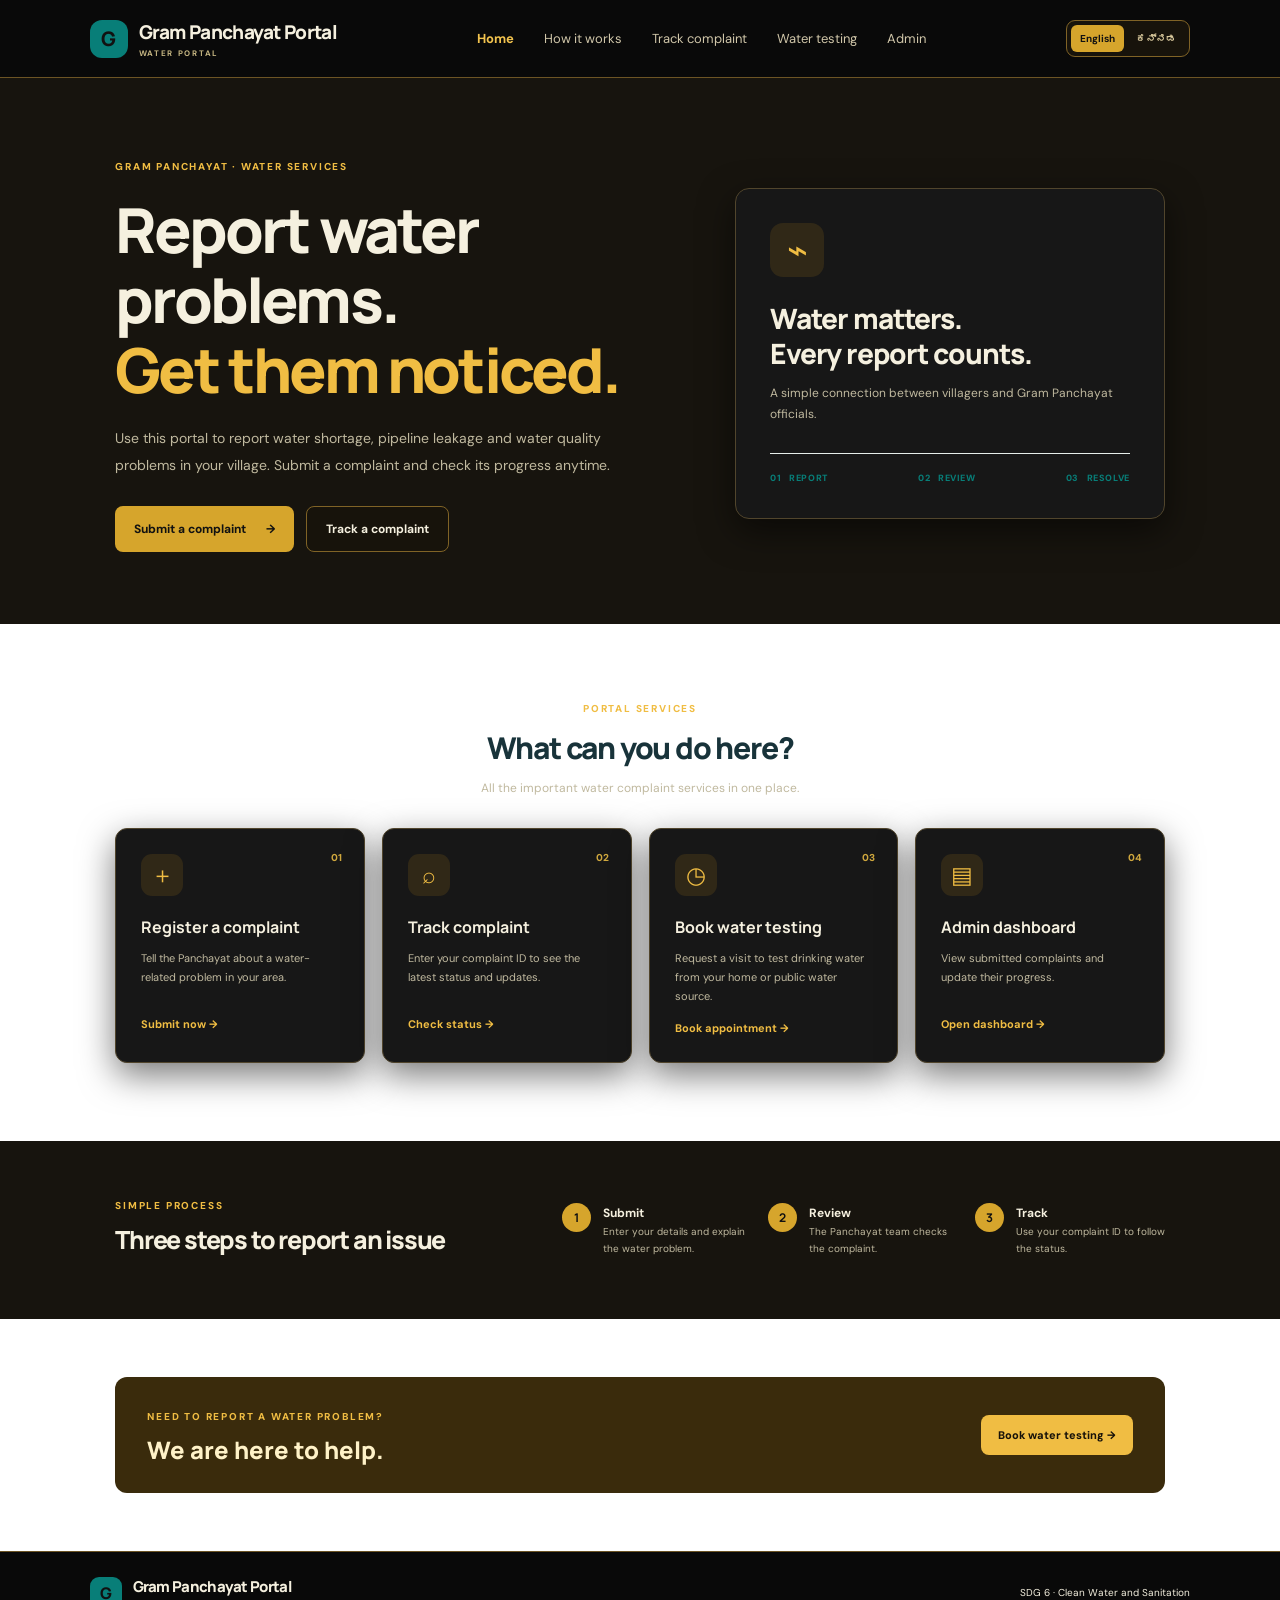
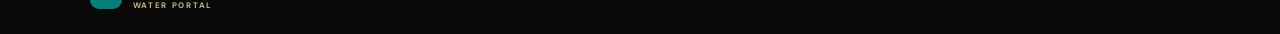
<file: docs/index.html>
<!DOCTYPE html>
<html lang="en">
<head>
  <meta charset="UTF-8"><meta name="viewport" content="width=device-width, initial-scale=1.0">
  <title>Gram Panchayat Portal | Water Portal</title>
  <link rel="stylesheet" href="style.css">
</head>
<body class="home-simple">
<header class="topbar">
  <a class="brand" href="index.html"><span class="brand-mark">G</span><span>Gram Panchayat Portal<small>WATER PORTAL</small></span></a>
  <nav><a class="active" href="index.html">Home</a><a href="#how">How it works</a><a href="track.html">Track complaint</a><a href="appointment.html">Water testing</a><a href="admin.html">Admin</a></nav>
  <div class="language-switch" aria-label="Choose language"><button type="button" data-lang="en" class="selected">English</button><button type="button" data-lang="kn">ಕನ್ನಡ</button></div>
</header>
<main>
  <section class="simple-hero">
    <div class="simple-hero-copy">
      <span class="simple-kicker">GRAM PANCHAYAT · WATER SERVICES</span>
      <h1>Report water problems.<br><span>Get them noticed.</span></h1>
      <p>Use this portal to report water shortage, pipeline leakage and water quality problems in your village. Submit a complaint and check its progress anytime.</p>
      <div class="simple-actions"><a class="simple-primary" href="complaint.html">Submit a complaint <span>→</span></a><a class="simple-secondary" href="track.html">Track a complaint</a></div>
    </div>
    <div class="simple-hero-panel">
      <div class="simple-drop">⌁</div>
      <h2>Water matters.<br>Every report counts.</h2>
      <p>A simple connection between villagers and Gram Panchayat officials.</p>
      <div class="panel-line"></div>
      <div class="panel-foot"><span>01 &nbsp; REPORT</span><span>02 &nbsp; REVIEW</span><span>03 &nbsp; RESOLVE</span></div>
    </div>
  </section>

  <section class="simple-features">
    <div class="simple-section-title"><span>PORTAL SERVICES</span><h2>What can you do here?</h2><p>All the important water complaint services in one place.</p></div>
    <div class="simple-feature-grid">
      <a class="simple-feature" href="complaint.html"><span class="feature-number">01</span><span class="feature-icon">＋</span><h3>Register a complaint</h3><p>Tell the Panchayat about a water-related problem in your area.</p><b>Submit now →</b></a>
      <a class="simple-feature" href="track.html"><span class="feature-number">02</span><span class="feature-icon">⌕</span><h3>Track complaint</h3><p>Enter your complaint ID to see the latest status and updates.</p><b>Check status →</b></a>
      <a class="simple-feature" href="appointment.html"><span class="feature-number">03</span><span class="feature-icon">◷</span><h3>Book water testing</h3><p>Request a visit to test drinking water from your home or public water source.</p><b>Book appointment →</b></a>
      <a class="simple-feature" href="admin.html"><span class="feature-number">04</span><span class="feature-icon">▤</span><h3>Admin dashboard</h3><p>View submitted complaints and update their progress.</p><b>Open dashboard →</b></a>
    </div>
  </section>

  <section class="simple-how" id="how">
    <div><span class="simple-kicker">SIMPLE PROCESS</span><h2>Three steps to report an issue</h2></div>
    <div class="simple-how-steps"><div><strong>1</strong><p><b>Submit</b><br>Enter your details and explain the water problem.</p></div><div><strong>2</strong><p><b>Review</b><br>The Panchayat team checks the complaint.</p></div><div><strong>3</strong><p><b>Track</b><br>Use your complaint ID to follow the status.</p></div></div>
  </section>
  <section class="simple-bottom"><div><span>NEED TO REPORT A WATER PROBLEM?</span><h2>We are here to help.</h2></div><a href="appointment.html">Book water testing →</a></section>
</main>
<footer class="simple-footer"><a class="brand footer-brand" href="index.html"><span class="brand-mark">G</span><span>Gram Panchayat Portal<small>WATER PORTAL</small></span></a><span>SDG 6 · Clean Water and Sanitation</span></footer>
<script src="app.js"></script>
</body></html>
</file>
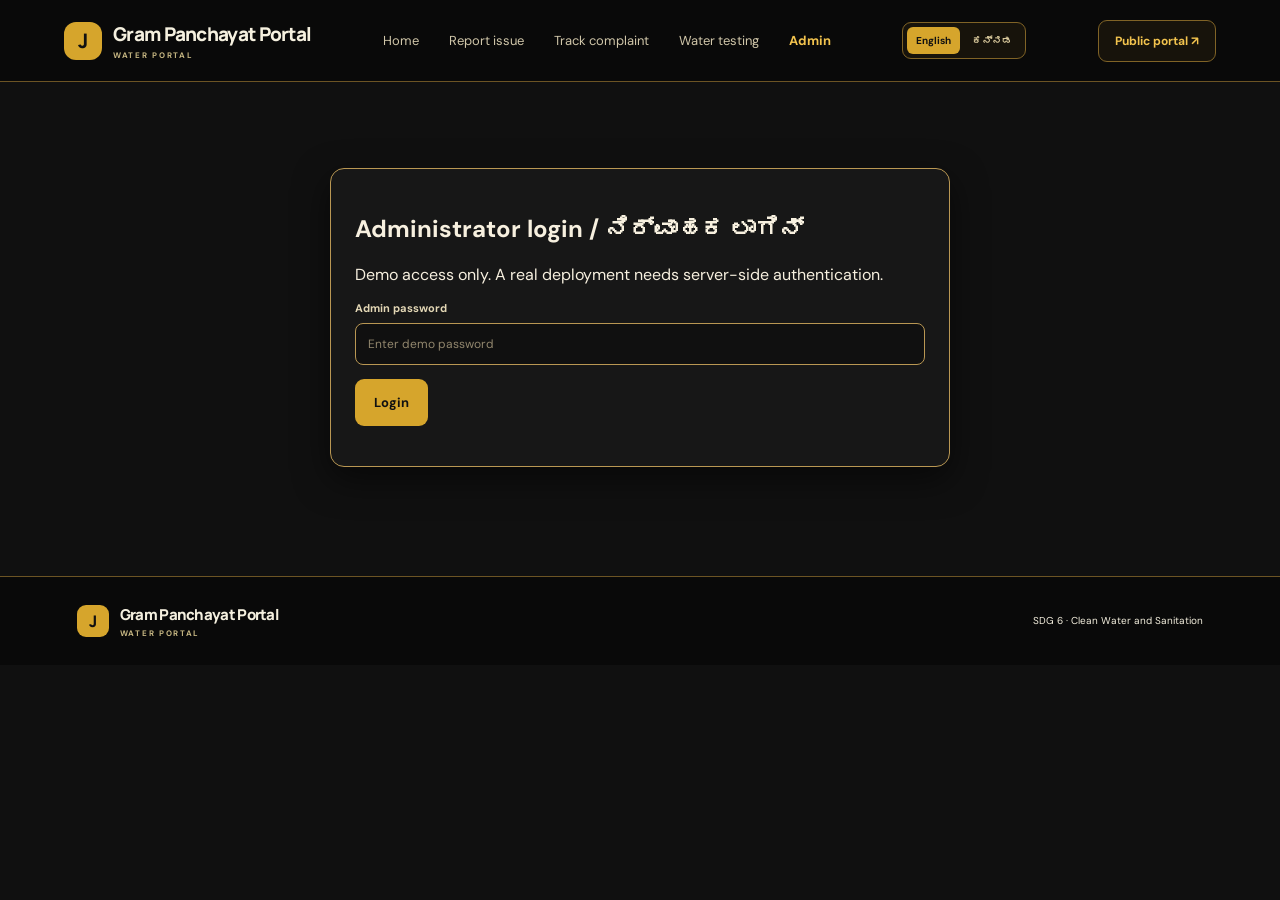
<file: docs/admin.html>
<!DOCTYPE html><html lang="en"><head><meta charset="UTF-8"><meta name="viewport" content="width=device-width, initial-scale=1.0"><title>Admin Dashboard | JalaSeva</title><link rel="stylesheet" href="style.css"></head><body>
<header class="topbar"><a class="brand" href="index.html"><span class="brand-mark">J</span><span>Gram Panchayat Portal<small>WATER PORTAL</small></span></a><nav><a href="index.html">Home</a><a href="complaint.html">Report issue</a><a href="track.html">Track complaint</a><a href="appointment.html">Water testing</a><a class="active" href="admin.html">Admin</a></nav><div class="language-switch" aria-label="Choose language"><button type="button" data-lang="en" class="selected">English</button><button type="button" data-lang="kn">ಕನ್ನಡ</button></div><a class="nav-cta" href="index.html">Public portal ↗</a></header>
<main class="admin-page"><section id="adminLogin" class="panel login-panel"><h2>Administrator login / ನಿರ್ವಾಹಕ ಲಾಗಿನ್</h2><p>Demo access only. A real deployment needs server-side authentication.</p><label>Admin password<input id="adminPassword" type="password" placeholder="Enter demo password"></label><button class="btn primary" id="adminLoginBtn" type="button">Login</button><p id="loginMessage" aria-live="polite"></p></section><div id="adminContent" hidden><div class="admin-heading"><div><span class="eyebrow">GRAM PANCHAYAT · MANAGEMENT</span><h1>Complaint dashboard</h1><p>Review reports and update their progress.</p></div><span class="demo-label">DEMO DASHBOARD</span></div>
<div class="dashboard-stats"><div><span>Total complaints</span><strong id="totalCount">0</strong></div><div><span>Pending</span><strong id="pendingCount">0</strong></div><div><span>In progress</span><strong id="progressCount">0</strong></div><div><span>Resolved</span><strong id="resolvedCount">0</strong></div></div>
<p class="help-note" data-translate="expiry-note">Resolved complaints are automatically deleted after 5 days from the resolution date. This applies to the admin dashboard and complaint tracking.</p>
<div class="table-panel"><div class="table-heading"><h2>Recent complaints</h2><button class="text-button" id="refreshBtn">↻ Refresh</button></div><div class="table-scroll"><table><thead><tr><th>Complaint ID</th><th>Resident</th><th>Issue</th><th>Location</th><th>Photo</th><th>Date</th><th>Status</th><th>Update status</th></tr></thead><tbody id="complaintRows"></tbody></table></div><p id="emptyState" class="empty-state">No complaints have been submitted yet.</p></div>
<div class="table-panel appointment-admin-panel"><div class="table-heading"><h2>Water testing appointments</h2><button class="text-button" id="refreshAppointmentsBtn" type="button">↻ Refresh</button></div><div class="table-scroll"><table><thead><tr><th>Appointment ID</th><th>Resident</th><th>Phone</th><th>Village / Address</th><th>Source / Test</th><th>Date &amp; Slot</th><th>Status</th><th>Update status</th></tr></thead><tbody id="appointmentRows"></tbody></table></div><p id="appointmentEmptyState" class="empty-state">No water testing appointments have been requested yet.</p></div></div></main><footer><a class="brand footer-brand" href="index.html"><span class="brand-mark">J</span><span>Gram Panchayat Portal<small>WATER PORTAL</small></span></a><span>SDG 6 · Clean Water and Sanitation</span></footer><script src="app.js"></script></body></html>
</file>
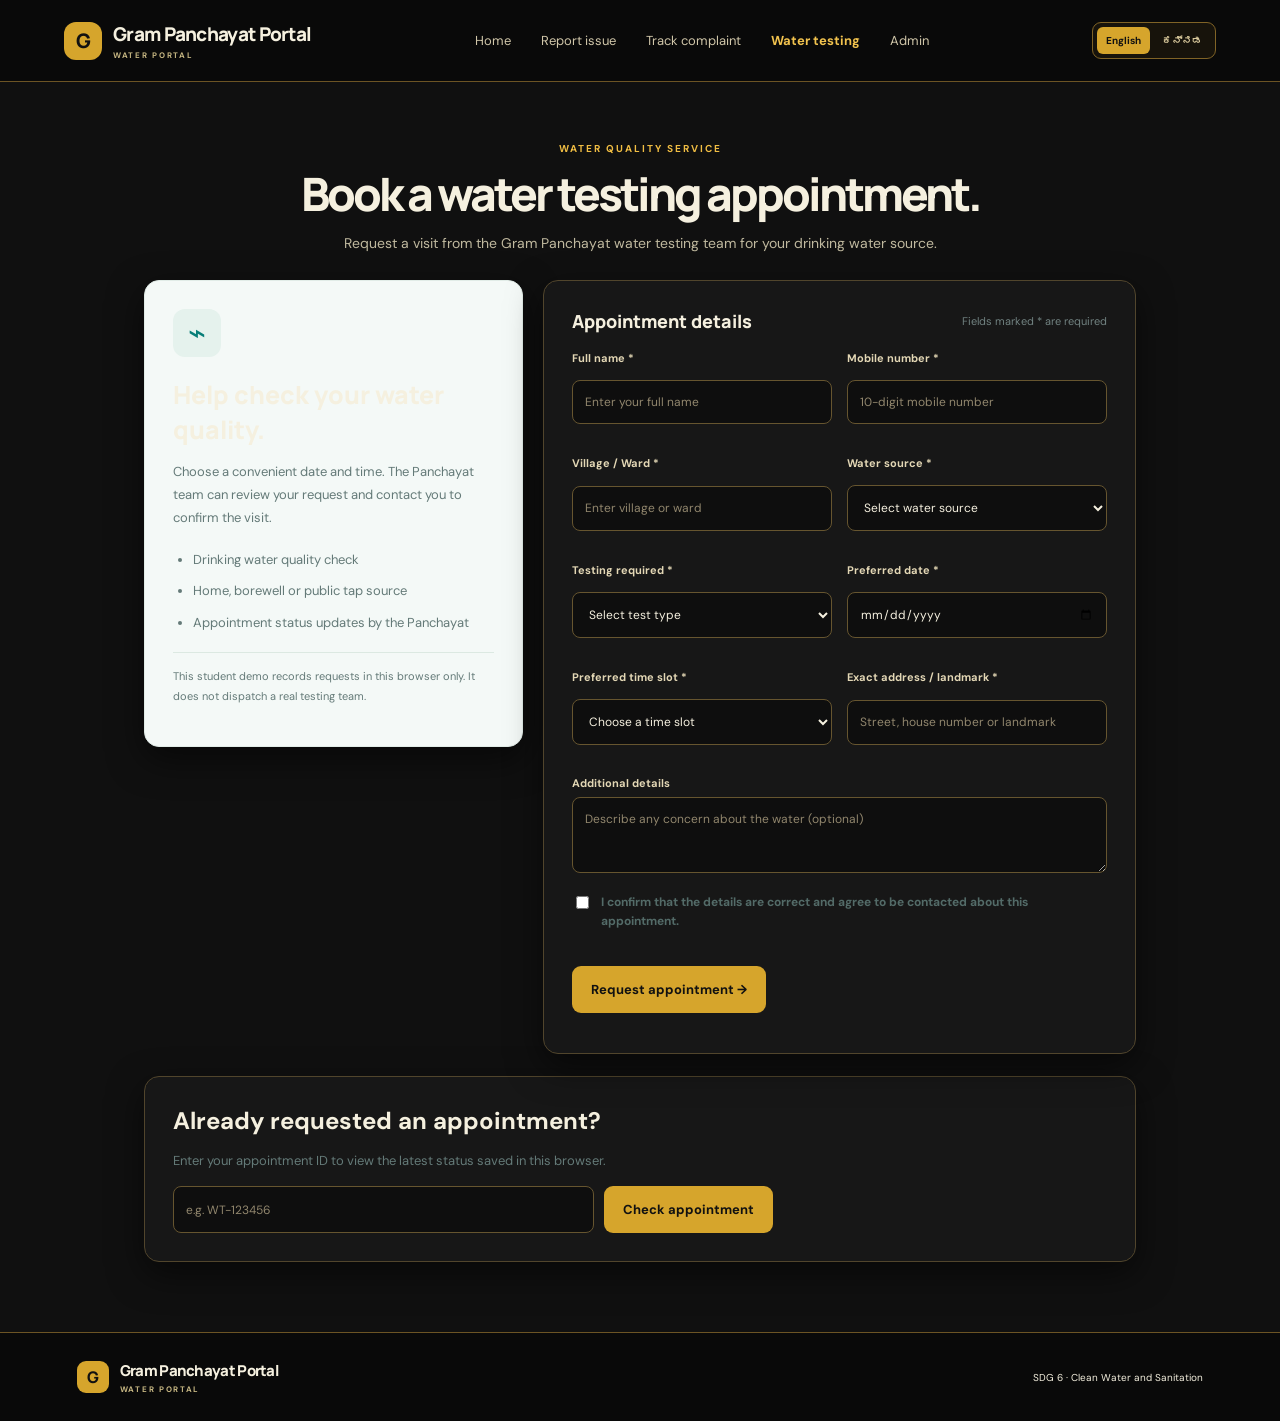
<file: docs/appointment.html>
<!DOCTYPE html>
<html lang="en"><head><meta charset="UTF-8"><meta name="viewport" content="width=device-width, initial-scale=1.0"><title>Book Water Testing | Gram Panchayat Portal</title><link rel="stylesheet" href="style.css"></head><body>
<header class="topbar"><a class="brand" href="index.html"><span class="brand-mark">G</span><span>Gram Panchayat Portal<small>WATER PORTAL</small></span></a><nav><a href="index.html">Home</a><a href="complaint.html">Report issue</a><a href="track.html">Track complaint</a><a class="active" href="appointment.html">Water testing</a><a href="admin.html">Admin</a></nav><div class="language-switch" aria-label="Choose language"><button type="button" data-lang="en" class="selected">English</button><button type="button" data-lang="kn">ಕನ್ನಡ</button></div></header>
<main class="appointment-page"><div class="page-intro centered"><span class="eyebrow">WATER QUALITY SERVICE</span><h1>Book a water testing appointment.</h1><p>Request a visit from the Gram Panchayat water testing team for your drinking water source.</p></div>
<div class="appointment-layout"><aside class="panel appointment-info"><div class="appointment-icon">⌁</div><h2>Help check your water quality.</h2><p>Choose a convenient date and time. The Panchayat team can review your request and contact you to confirm the visit.</p><ul><li>Drinking water quality check</li><li>Home, borewell or public tap source</li><li>Appointment status updates by the Panchayat</li></ul><p class="small-note">This student demo records requests in this browser only. It does not dispatch a real testing team.</p></aside>
<form id="appointmentForm" class="panel appointment-form"><div class="form-title"><h2>Appointment details</h2><span>Fields marked * are required</span></div><div class="field-grid"><label>Full name *<input name="name" required maxlength="80" placeholder="Enter your full name"></label><label>Mobile number *<input name="phone" type="tel" required pattern="[0-9 +()-]{10,15}" maxlength="15" placeholder="10-digit mobile number"></label><label>Village / Ward *<input name="village" required maxlength="100" placeholder="Enter village or ward"></label><label>Water source *<select name="source" required><option value="">Select water source</option><option>Home tap</option><option>Borewell</option><option>Open well</option><option>Public tap</option><option>Community tank</option><option>Other</option></select></label><label>Testing required *<select name="testType" required><option value="">Select test type</option><option>Basic drinking water quality</option><option>Water safety / contamination concern</option><option>Unusual colour, smell or taste</option><option>Other water quality concern</option></select></label><label>Preferred date *<input name="date" id="appointmentDate" type="date" required></label><label>Preferred time slot *<select name="slot" required><option value="">Choose a time slot</option><option>09:00 AM – 11:00 AM</option><option>11:00 AM – 01:00 PM</option><option>02:00 PM – 04:00 PM</option></select></label><label>Exact address / landmark *<input name="address" required maxlength="180" placeholder="Street, house number or landmark"></label></div><label>Additional details<textarea name="details" rows="3" maxlength="500" placeholder="Describe any concern about the water (optional)"></textarea></label><label class="check-line"><input type="checkbox" name="confirm" required><span>I confirm that the details are correct and agree to be contacted about this appointment.</span></label><button class="btn primary" type="submit">Request appointment →</button><p id="appointmentMessage" class="form-message" aria-live="polite"></p></form></div>
<section class="panel appointment-lookup"><h2>Already requested an appointment?</h2><p>Enter your appointment ID to view the latest status saved in this browser.</p><form id="appointmentLookup" class="track-search"><input name="appointmentId" required placeholder="e.g. WT-123456" aria-label="Appointment ID"><button class="btn primary">Check appointment</button></form><div id="appointmentLookupResult" aria-live="polite"></div></section>
</main><footer><a class="brand footer-brand" href="index.html"><span class="brand-mark">G</span><span>Gram Panchayat Portal<small>WATER PORTAL</small></span></a><span>SDG 6 · Clean Water and Sanitation</span></footer><script src="app.js"></script></body></html>
</file>
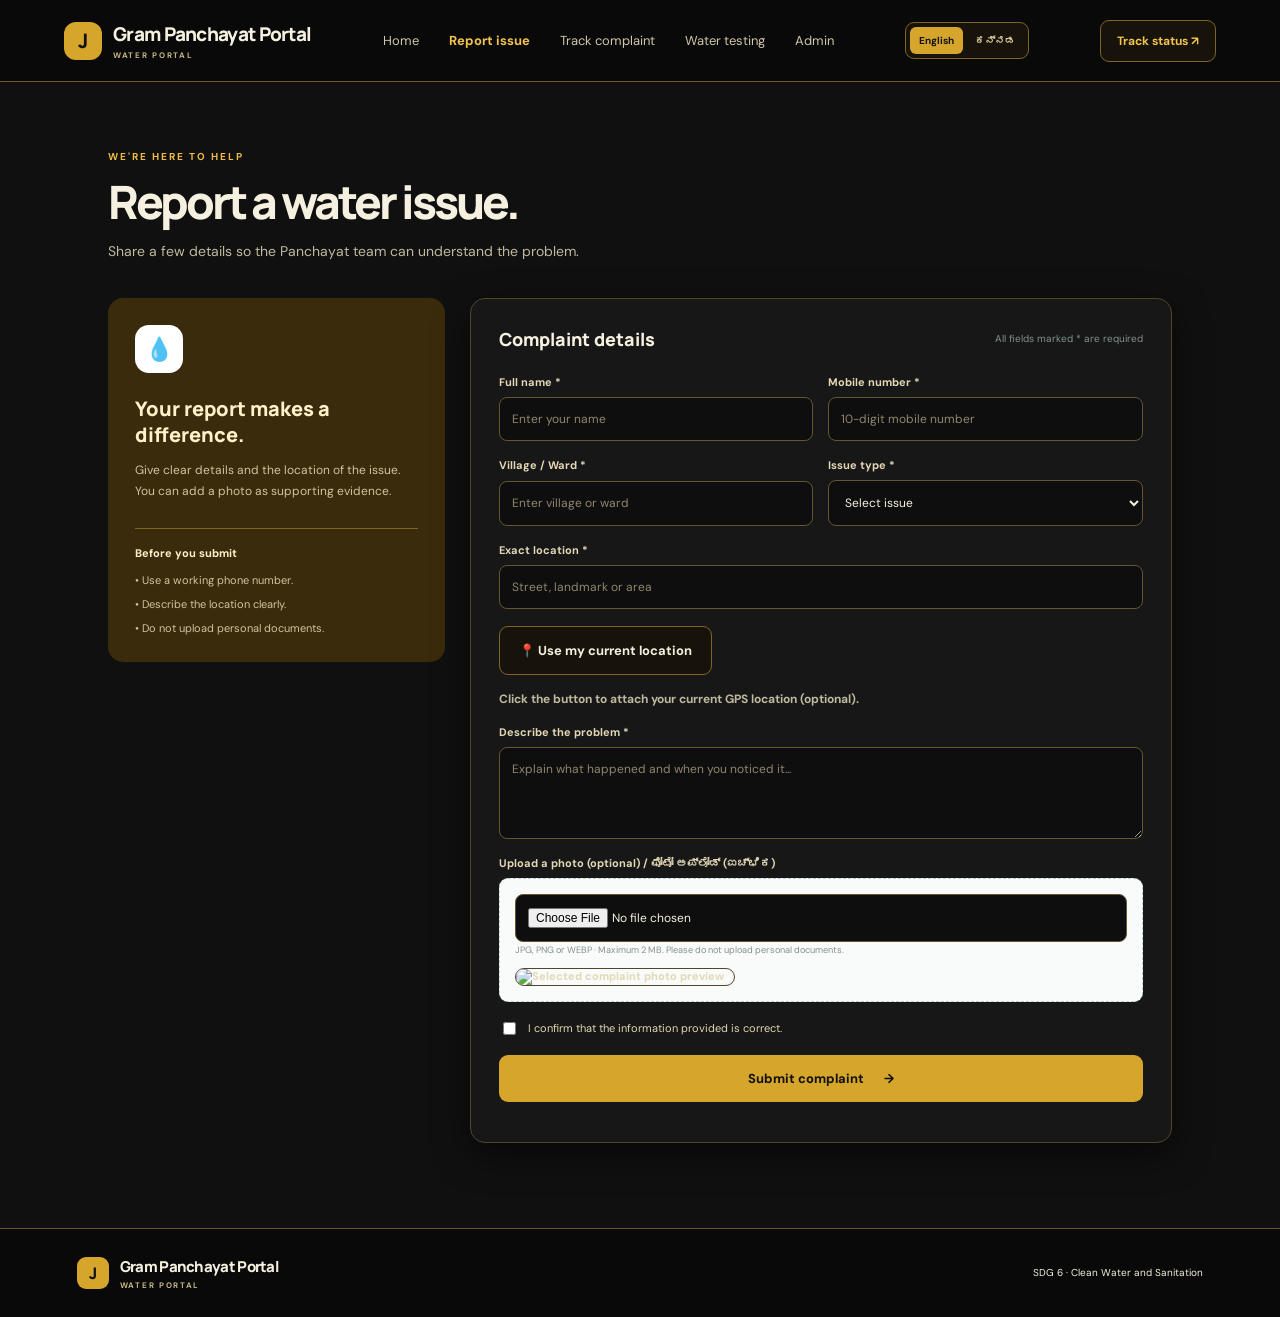
<file: docs/complaint.html>
<!DOCTYPE html><html lang="en"><head><meta charset="UTF-8"><meta name="viewport" content="width=device-width, initial-scale=1.0"><title>Submit Complaint | JalaSeva</title><link rel="stylesheet" href="style.css"></head><body>
<header class="topbar"><a class="brand" href="index.html"><span class="brand-mark">J</span><span>Gram Panchayat Portal<small>WATER PORTAL</small></span></a><nav><a href="index.html">Home</a><a class="active" href="complaint.html">Report issue</a><a href="track.html">Track complaint</a><a href="appointment.html">Water testing</a><a href="admin.html">Admin</a></nav><div class="language-switch" aria-label="Choose language"><button type="button" data-lang="en" class="selected">English</button><button type="button" data-lang="kn">ಕನ್ನಡ</button></div><a class="nav-cta" href="track.html">Track status ↗</a></header>
<main class="form-page"><div class="page-intro"><span class="eyebrow">WE'RE HERE TO HELP</span><h1>Report a water issue.</h1><p>Share a few details so the Panchayat team can understand the problem.</p></div>
<div class="form-layout"><aside class="form-aside"><div class="aside-icon">💧</div><h3>Your report makes a difference.</h3><p>Give clear details and the location of the issue. You can add a photo as supporting evidence.</p><div class="aside-note"><b>Before you submit</b><span>• Use a working phone number.</span><span>• Describe the location clearly.</span><span>• Do not upload personal documents.</span></div></aside>
<form id="complaintForm" class="panel">
<div class="form-title"><h2>Complaint details</h2><span>All fields marked * are required</span></div>
<div class="field-grid"><label>Full name *<input name="name" required placeholder="Enter your name"></label><label>Mobile number *<input name="phone" required inputmode="numeric" pattern="[0-9]{10}" maxlength="10" placeholder="10-digit mobile number"></label></div>
<div class="field-grid"><label>Village / Ward *<input name="village" required placeholder="Enter village or ward"></label><label>Issue type *<select name="type" required><option value="">Select issue</option><option>Water shortage</option><option>Pipeline leakage</option><option>Water quality</option><option>Other</option></select></label></div>
<label>Exact location *<input name="location" required placeholder="Street, landmark or area">
  <button type="button" class="btn secondary location-btn" id="useCurrentLocation">📍 Use my current location</button>
  <small id="locationMessage" class="location-message" aria-live="polite">Click the button to attach your current GPS location (optional).</small>
</label>
<label>Describe the problem *<textarea name="description" rows="4" required placeholder="Explain what happened and when you noticed it..."></textarea></label>
<label>Upload a photo (optional) / ಫೋಟೋ ಅಪ್‌ಲೋಡ್ (ಐಚ್ಛಿಕ)
  <div class="upload">
    <input type="file" name="photo" id="complaintPhoto" accept="image/jpeg,image/png,image/webp">
    <small>JPG, PNG or WEBP · Maximum 2 MB. Please do not upload personal documents.</small>
    <img id="photoPreview" class="complaint-photo-preview" alt="Selected complaint photo preview" hidden>
  </div>
</label>
<label class="consent"><input type="checkbox" required> I confirm that the information provided is correct.</label>
<button class="btn primary submit-btn" type="submit">Submit complaint <span>→</span></button><p class="form-message" id="formMessage" aria-live="polite"></p>
</form></div></main><footer><a class="brand footer-brand" href="index.html"><span class="brand-mark">J</span><span>Gram Panchayat Portal<small>WATER PORTAL</small></span></a><span>SDG 6 · Clean Water and Sanitation</span></footer><script src="app.js"></script></body></html>
</file>
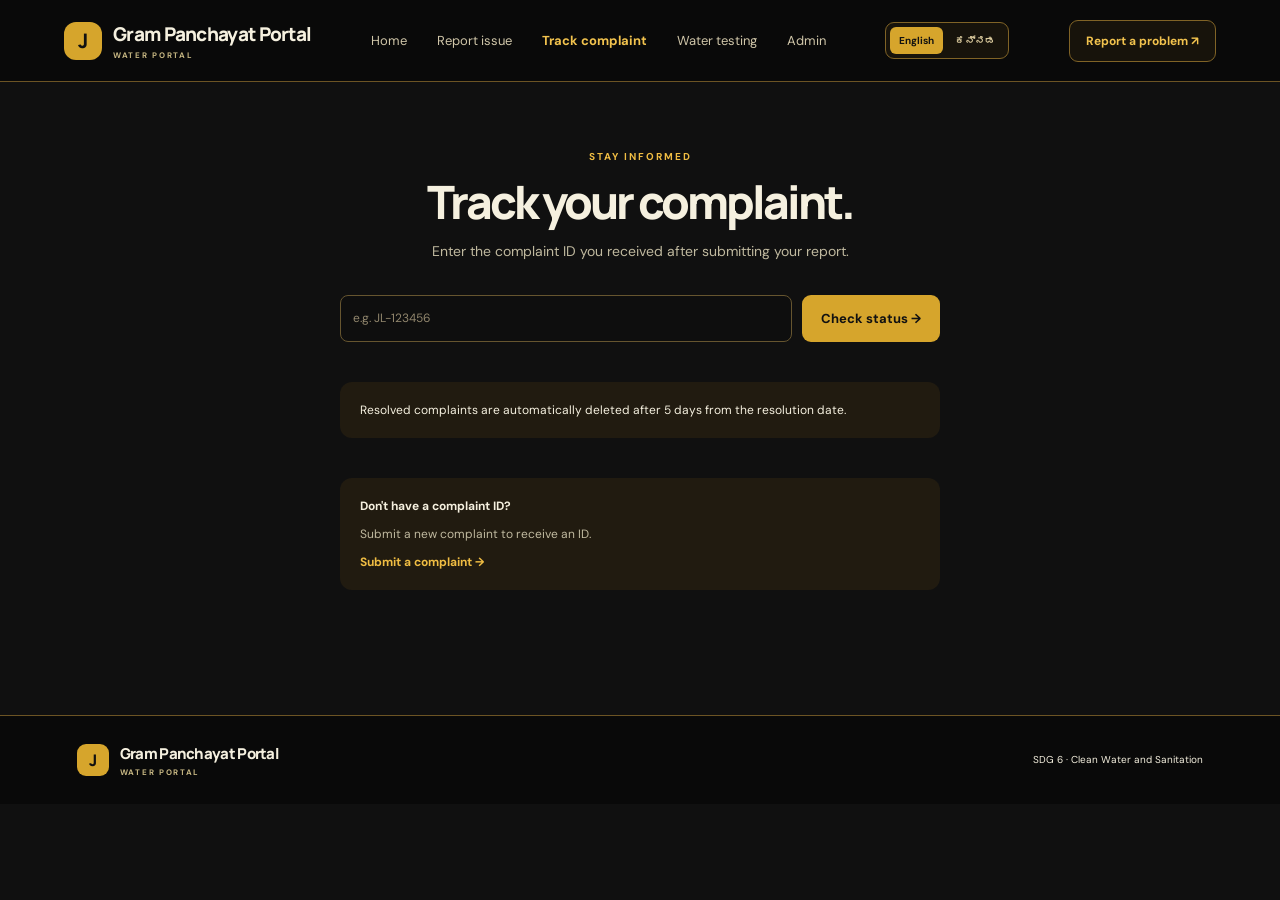
<file: docs/track.html>
<!DOCTYPE html><html lang="en"><head><meta charset="UTF-8"><meta name="viewport" content="width=device-width, initial-scale=1.0"><title>Track Complaint | JalaSeva</title><link rel="stylesheet" href="style.css"></head><body>
<header class="topbar"><a class="brand" href="index.html"><span class="brand-mark">J</span><span>Gram Panchayat Portal<small>WATER PORTAL</small></span></a><nav><a href="index.html">Home</a><a href="complaint.html">Report issue</a><a class="active" href="track.html">Track complaint</a><a href="appointment.html">Water testing</a><a href="admin.html">Admin</a></nav><div class="language-switch" aria-label="Choose language"><button type="button" data-lang="en" class="selected">English</button><button type="button" data-lang="kn">ಕನ್ನಡ</button></div><a class="nav-cta" href="complaint.html">Report a problem ↗</a></header>
<main class="track-page"><div class="page-intro centered"><span class="eyebrow">STAY INFORMED</span><h1>Track your complaint.</h1><p>Enter the complaint ID you received after submitting your report.</p></div>
<form id="trackForm" class="track-search"><input name="complaintId" required placeholder="e.g. JL-123456" aria-label="Complaint ID"><button class="btn primary">Check status →</button></form>
<div id="trackResult" class="track-result"></div><div id="customerFeedback"></div>
<div class="help-note">Resolved complaints are automatically deleted after 5 days from the resolution date.</div>
<div class="help-note"><b>Don't have a complaint ID?</b><p>Submit a new complaint to receive an ID.</p><a href="complaint.html">Submit a complaint →</a></div></main>
<footer><a class="brand footer-brand" href="index.html"><span class="brand-mark">J</span><span>Gram Panchayat Portal<small>WATER PORTAL</small></span></a><span>SDG 6 · Clean Water and Sanitation</span></footer><script src="app.js"></script></body></html>
</file>
<file: docs/style.css>
@import url('https://fonts.googleapis.com/css2?family=DM+Sans:wght@400;500;600;700&family=Manrope:wght@400;500;600;700;800&display=swap');
:root{--ink:#142c32;--muted:#64777a;--teal:#087e78;--teal-dark:#075f5b;--mint:#e9f5f1;--line:#e3ebe8;--paper:#fbfcfa;--orange:#e5a35a}
*{box-sizing:border-box}body{margin:0;background:var(--paper);color:var(--ink);font-family:'DM Sans',sans-serif}a{color:inherit;text-decoration:none}.topbar{height:82px;padding:0 max(5vw,24px);display:flex;align-items:center;justify-content:space-between;background:#fff;border-bottom:1px solid var(--line);gap:24px}.brand{display:flex;align-items:center;gap:11px;font:800 19px Manrope,sans-serif;letter-spacing:-.7px}.brand small{display:block;font:700 8px 'DM Sans';letter-spacing:1.7px;color:#81918e;margin-top:3px}.brand-mark{width:38px;height:38px;border-radius:12px;background:var(--teal);color:white;display:grid;place-items:center;font:800 20px Manrope}.topbar nav{display:flex;gap:30px;color:#657775;font-size:13px}.topbar nav a:hover,.topbar nav a.active{color:var(--teal);font-weight:700}.nav-cta{font-size:12px;font-weight:700;color:var(--teal);border:1px solid #c8ded7;border-radius:9px;padding:12px 16px}.hero{padding:82px max(8vw,28px) 76px;display:grid;grid-template-columns:1.05fr .95fr;gap:6vw;align-items:center;background:linear-gradient(115deg,#f6faf7,#edf6f1)}.eyebrow{font-size:10px;font-weight:700;letter-spacing:2px;color:var(--teal)}.dot,.live i{display:inline-block;width:7px;height:7px;background:#38a77e;border-radius:50%;margin-right:7px}.hero h1,.page-intro h1,.admin-heading h1{font:800 clamp(42px,5.2vw,68px)/1.1 Manrope,sans-serif;letter-spacing:-3px;margin:20px 0}.hero h1 em{font-style:normal;color:var(--teal)}.hero-copy>p{max-width:500px;line-height:1.8;color:var(--muted);font-size:15px}.hero-actions{display:flex;gap:12px;margin-top:28px;flex-wrap:wrap}.btn{display:inline-flex;justify-content:center;align-items:center;gap:20px;border:0;border-radius:9px;padding:15px 19px;font:700 13px 'DM Sans';cursor:pointer}.primary{background:var(--teal);color:white}.primary:hover{background:var(--teal-dark)}.secondary{border:1px solid #cddbd6;color:var(--ink);background:white}.trust-row{display:flex;align-items:center;gap:13px;margin-top:38px;color:#788986;font-size:11px}.avatars{display:flex}.avatars b{width:27px;height:27px;border-radius:50%;display:grid;place-items:center;background:#d8ebe3;border:2px solid #f6faf7;margin-right:-6px;font-size:8px;color:var(--teal)}.hero-art{min-height:350px;display:grid;place-items:center;position:relative}.art-glow{position:absolute;width:330px;height:330px;border-radius:50%;background:#d7eee4;filter:blur(2px)}.water-card{position:relative;background:#fff;width:min(390px,90%);padding:30px;border-radius:20px;box-shadow:0 25px 65px #164f3b18;transform:rotate(2deg)}.water-card-top{display:flex;justify-content:space-between;font-size:8px;letter-spacing:1px;color:#8b9b96;font-weight:700}.live{color:var(--teal)}.live i{width:6px;height:6px}.water-icon{margin-top:38px;width:55px;height:55px;border-radius:17px;background:var(--mint);display:grid;place-items:center;color:var(--teal);font-size:39px}.water-card h3{font:800 27px/1.2 Manrope;letter-spacing:-1px;margin:18px 0 8px}.water-card p{font-size:11px;color:var(--muted)}.mini-stats{display:flex;border-top:1px solid var(--line);margin-top:28px;padding-top:18px;justify-content:space-between}.mini-stats div{display:grid;gap:5px}.mini-stats strong{font:800 18px Manrope;color:var(--teal)}.mini-stats small{font-size:9px;color:var(--muted)}.floating-tag{position:absolute;bottom:30px;right:0;background:white;padding:13px 17px;border-radius:10px;box-shadow:0 12px 35px #164f3b17;font-size:11px;font-weight:700}.stats{padding:28px 9%;display:grid;grid-template-columns:repeat(4,1fr);background:#fff;border-bottom:1px solid var(--line)}.stats>div{display:flex;align-items:center;gap:15px;padding:6px 18px;border-right:1px solid var(--line)}.stats>div:last-child{border:0}.stats strong{font:800 25px Manrope;color:#9bc9b8}.stats span{font-size:11px;line-height:1.5;color:#607572}.section{padding:85px 9%}.section-heading{display:flex;align-items:end;justify-content:space-between;gap:30px;margin-bottom:34px}.section h2,.callout h2{font:800 34px Manrope;letter-spacing:-1.5px;margin:12px 0}.section-heading>p{max-width:280px;color:var(--muted);font-size:12px;line-height:1.7}.steps{display:grid;grid-template-columns:repeat(3,1fr);gap:17px}.step{padding:25px;background:#fff;border:1px solid var(--line);border-radius:14px}.step-no{font-size:9px;letter-spacing:1.4px;color:#8aa29a;font-weight:700}.step-icon{width:42px;height:42px;background:var(--mint);color:var(--teal);border-radius:12px;display:grid;place-items:center;font-size:21px;margin:26px 0 18px}.step h3{font:700 16px Manrope}.step p{font-size:12px;line-height:1.7;color:var(--muted)}.callout{margin:0 9% 75px;padding:36px 42px;background:#0b625e;border-radius:17px;color:white;display:flex;align-items:center;justify-content:space-between;gap:20px}.callout .eyebrow{color:#a7d8c8}.callout h2{font-size:27px;margin-bottom:0}.light{background:#fff;color:var(--teal-dark);white-space:nowrap}footer{padding:27px 6%;display:flex;align-items:center;justify-content:space-between;gap:20px;border-top:1px solid var(--line);background:#fff;color:#82918e;font-size:10px}.footer-brand{color:var(--ink);font-size:15px}.footer-brand .brand-mark{width:32px;height:32px;border-radius:9px;font-size:16px}
.form-page,.track-page,.admin-page{max-width:1120px;margin:auto;padding:62px 28px 85px}.page-intro h1{font-size:46px;margin:12px 0}.page-intro p,.admin-heading p{color:var(--muted);font-size:14px}.form-layout{display:grid;grid-template-columns:.72fr 1.5fr;gap:25px;margin-top:38px}.form-aside{background:#eaf4ef;border-radius:15px;padding:27px;height:max-content}.aside-icon{width:48px;height:48px;border-radius:14px;background:white;display:grid;place-items:center;font-size:23px}.form-aside h3{font:800 20px/1.3 Manrope;margin:23px 0 10px}.form-aside p{font-size:12px;line-height:1.8;color:#617975}.aside-note{border-top:1px solid #d4e6dd;margin-top:25px;padding-top:17px;display:grid;gap:10px;font-size:11px;color:#617975}.aside-note b{color:var(--ink);margin-bottom:3px}.panel,.table-panel{background:white;border:1px solid var(--line);border-radius:15px;padding:28px}.form-title{display:flex;justify-content:space-between;align-items:center;margin-bottom:24px;gap:12px}.form-title h2,.table-heading h2{font:800 18px Manrope;margin:0}.form-title span{font-size:10px;color:#82918e}.panel label{display:grid;gap:8px;font-size:11px;font-weight:700;color:#435a58;margin-bottom:17px}.field-grid{display:grid;grid-template-columns:1fr 1fr;gap:15px}.panel input,.panel select,.panel textarea,.track-search input{width:100%;border:1px solid #dce7e2;border-radius:8px;padding:13px 12px;font:12px 'DM Sans';color:var(--ink);background:#fff;outline:none}.panel input:focus,.panel select:focus,.panel textarea:focus,.track-search input:focus{border-color:var(--teal);box-shadow:0 0 0 3px #087e7812}.panel textarea{resize:vertical}.upload{padding:15px;border:1px dashed #b8d3c8;border-radius:9px;background:#f8fbf9}.upload small{font-weight:400;color:#83918d}.panel .consent{display:flex;align-items:center;gap:9px;font-weight:400}.consent input{width:auto}.submit-btn{width:100%}.form-message{font-size:12px;line-height:1.6}.success{color:#137a53}.error{color:#b34235}.centered{text-align:center}.centered h1{font-size:46px}.track-page{max-width:800px;min-height:65vh}.track-search{display:flex;gap:10px;margin:35px auto;max-width:600px}.track-search input{flex:1}.track-result{max-width:600px;margin:auto}.result-card{border:1px solid var(--line);border-radius:13px;background:white;padding:22px}.result-head{display:flex;justify-content:space-between;gap:15px;align-items:center}.result-head h3{margin:0;font:800 17px Manrope}.status{padding:7px 10px;border-radius:30px;background:#fff2df;color:#9a681d;font-size:10px;font-weight:700}.status.in-progress{background:#eaf2ff;color:#3e69a5}.status.resolved{background:#e7f5ec;color:#24734a}.result-meta{display:flex;gap:20px;flex-wrap:wrap;font-size:11px;color:var(--muted);margin:18px 0}.result-card p{font-size:12px;line-height:1.7;color:var(--muted)}.help-note{margin:40px auto;padding:20px;background:#eef6f2;border-radius:12px;max-width:600px;font-size:12px}.help-note p{color:var(--muted)}.help-note a{color:var(--teal);font-weight:700}.admin-heading{display:flex;justify-content:space-between;align-items:center;gap:20px}.admin-heading h1{font-size:40px;margin:12px 0}.demo-label{background:#fff2df;color:#9a681d;padding:8px 11px;border-radius:20px;font-size:9px;font-weight:700;letter-spacing:1px}.dashboard-stats{display:grid;grid-template-columns:repeat(4,1fr);gap:14px;margin:30px 0}.dashboard-stats div{padding:20px;background:#fff;border:1px solid var(--line);border-radius:12px;display:grid;gap:10px}.dashboard-stats span{font-size:11px;color:var(--muted)}.dashboard-stats strong{font:800 28px Manrope}.table-panel{padding:0;overflow:hidden}.table-heading{padding:22px 24px;display:flex;justify-content:space-between;align-items:center}.text-button{border:0;background:none;color:var(--teal);font-weight:700;cursor:pointer}.table-scroll{overflow-x:auto}table{width:100%;border-collapse:collapse;white-space:nowrap}th,td{text-align:left;padding:14px 16px;border-top:1px solid var(--line);font-size:11px}th{background:#f8faf8;color:#80918c;font-size:9px;letter-spacing:.8px;text-transform:uppercase}td select{padding:8px;border:1px solid var(--line);border-radius:6px;font-size:10px}.empty-state{text-align:center;padding:25px;color:var(--muted);font-size:12px}.demo-warning{font-size:11px;color:#8b6b3b;background:#fff7e9;padding:14px;border-radius:9px;margin-top:20px}
@media(max-width:800px){.topbar{height:auto;min-height:72px;flex-wrap:wrap;padding:15px 22px}.topbar nav{order:3;width:100%;overflow:auto;gap:20px;padding:8px 0}.nav-cta{margin-left:auto}.hero{grid-template-columns:1fr;padding:55px 8%}.hero-art{min-height:300px}.stats{grid-template-columns:1fr 1fr;padding:20px 6%;gap:12px}.stats>div:nth-child(2){border:0}.section-heading{display:block}.steps{grid-template-columns:1fr}.callout{margin:0 5% 50px;display:block;padding:28px}.callout .btn{margin-top:22px}.form-layout{grid-template-columns:1fr}.dashboard-stats{grid-template-columns:1fr 1fr}footer{flex-wrap:wrap}.footer-brand{width:100%}}
@media(max-width:520px){.topbar nav{font-size:11px}.nav-cta{font-size:10px;padding:10px}.hero h1{font-size:43px}.hero{padding:45px 7%}.water-card{padding:22px}.section{padding:60px 7%}.section h2{font-size:28px}.field-grid{grid-template-columns:1fr;gap:0}.panel{padding:20px}.form-title{display:block}.form-title span{display:block;margin-top:7px}.page-intro h1,.centered h1{font-size:36px}.track-search{flex-direction:column}.admin-heading{display:block}.demo-label{display:inline-block;margin-top:10px}.dashboard-stats{gap:8px}.dashboard-stats div{padding:14px}.dashboard-stats strong{font-size:23px}}

.language-switch{display:flex;align-items:center;gap:3px;padding:4px;border:1px solid #dce7e2;border-radius:9px;background:#f8fbf9;white-space:nowrap}
.language-switch button{border:0;background:transparent;color:#64777a;border-radius:6px;padding:7px 9px;font:700 10px 'DM Sans';cursor:pointer}
.language-switch button.selected{background:#087e78;color:#fff}
@media(max-width:800px){.language-switch{margin-left:auto}.nav-cta{margin-left:0}}

/* Simple, clean homepage refresh */
.home-simple{background:#fff;color:#18333a}.home-simple .topbar{height:78px;padding-left:7%;padding-right:7%;box-shadow:0 2px 12px #173d3908}.home-simple .brand-mark{background:#087e78}.simple-hero{padding:76px 9% 72px;display:grid;grid-template-columns:1.12fr .88fr;gap:7%;align-items:center;background:#f4f9f7}.simple-hero-copy{max-width:620px}.simple-kicker,.simple-section-title>span,.simple-bottom>div>span{font-size:10px;font-weight:800;letter-spacing:1.8px;color:#087e78}.simple-hero h1{font:800 clamp(39px,5vw,62px)/1.13 Manrope,sans-serif;letter-spacing:-2.8px;margin:20px 0}.simple-hero h1 span{color:#087e78}.simple-hero-copy>p{max-width:540px;color:#657a7b;font-size:14px;line-height:1.9}.simple-actions{display:flex;gap:12px;flex-wrap:wrap;margin-top:28px}.simple-primary,.simple-secondary{display:inline-flex;align-items:center;justify-content:center;gap:20px;padding:14px 19px;border-radius:8px;font-size:12px;font-weight:700}.simple-primary{background:#087e78;color:#fff}.simple-primary:hover{background:#075f5b}.simple-secondary{background:#fff;border:1px solid #d8e5e0;color:#244348}.simple-hero-panel{background:#fff;border:1px solid #e1ece7;border-radius:14px;padding:34px;box-shadow:0 14px 40px #173d390c}.simple-drop{width:54px;height:54px;display:grid;place-items:center;background:#e8f4ef;color:#087e78;border-radius:13px;font-size:35px}.simple-hero-panel h2{font:800 28px/1.25 Manrope;letter-spacing:-1px;margin:24px 0 10px}.simple-hero-panel>p{font-size:12px;line-height:1.8;color:#6b7e7d}.panel-line{height:1px;background:#e6eeea;margin:27px 0 18px}.panel-foot{display:flex;justify-content:space-between;gap:8px;font-size:9px;font-weight:800;letter-spacing:.6px;color:#087e78}.simple-features{padding:72px 9% 78px}.simple-section-title{text-align:center;margin-bottom:32px}.simple-section-title h2,.simple-how h2{font:800 30px Manrope;letter-spacing:-1.2px;margin:10px 0}.simple-section-title p{font-size:12px;color:#718281}.simple-feature-grid{display:grid;grid-template-columns:repeat(3,1fr);gap:17px}.simple-feature{position:relative;padding:25px;border:1px solid #e4ece8;border-radius:12px;background:#fff;transition:transform .2s,box-shadow .2s}.simple-feature:hover{transform:translateY(-3px);box-shadow:0 12px 30px #173d390d}.feature-number{position:absolute;right:22px;top:22px;font-size:10px;font-weight:800;color:#9bbdb0}.feature-icon{display:grid;place-items:center;width:42px;height:42px;border-radius:11px;background:#eaf5f0;color:#087e78;font-size:23px}.simple-feature h3{font:700 16px Manrope;margin:20px 0 8px}.simple-feature p{min-height:52px;font-size:11px;line-height:1.7;color:#70817f}.simple-feature>b{font-size:11px;color:#087e78}.simple-how{padding:52px 9%;background:#f4f9f7;display:grid;grid-template-columns:.8fr 1.2fr;gap:45px;align-items:center}.simple-how h2{font-size:25px;line-height:1.3}.simple-how-steps{display:grid;grid-template-columns:repeat(3,1fr);gap:16px}.simple-how-steps>div{display:flex;gap:12px;align-items:flex-start}.simple-how-steps strong{width:29px;height:29px;flex:none;display:grid;place-items:center;border-radius:50%;background:#087e78;color:#fff;font:700 12px Manrope}.simple-how-steps p{margin:0;font-size:10px;line-height:1.7;color:#71817e}.simple-how-steps b{font-size:12px;color:#203b3e}.simple-bottom{margin:58px 9%;padding:27px 32px;background:#0b625e;color:#fff;border-radius:12px;display:flex;justify-content:space-between;align-items:center;gap:20px}.simple-bottom>div>span{color:#b4dfd1}.simple-bottom h2{font:800 24px Manrope;margin:8px 0 0}.simple-bottom>a{background:#fff;color:#075f5b;padding:13px 17px;border-radius:8px;font-size:11px;font-weight:800;white-space:nowrap}.simple-footer{padding:24px 7%;background:#fff}.simple-footer .brand-mark{background:#087e78}
@media(max-width:800px){.simple-hero{grid-template-columns:1fr;padding:54px 7%;gap:32px}.simple-feature-grid{grid-template-columns:1fr}.simple-feature p{min-height:0}.simple-how{grid-template-columns:1fr;gap:20px;padding:45px 7%}.simple-bottom{margin:42px 5%;padding:24px;display:block}.simple-bottom>a{display:inline-block;margin-top:18px}.simple-footer{gap:12px}}
@media(max-width:520px){.simple-hero h1{font-size:40px}.simple-hero-panel{padding:25px}.simple-how-steps{grid-template-columns:1fr;gap:17px}.simple-section-title h2{font-size:26px}.panel-foot{font-size:8px}}

/* Black and gold theme */
:root{--ink:#f5f0df;--muted:#c0b99f;--teal:#e0ad35;--teal-dark:#bd8617;--mint:#302817;--line:#51452c;--paper:#101010;--orange:#e0ad35}
body{background:#101010;color:#f5f0df}
.topbar,footer,.simple-footer{background:#090909;color:#f5f0df;border-color:#6c5424}
.brand small{color:#c7b783}.brand-mark{background:#d6a52c;color:#111}
.topbar nav{color:#d0c6a9}.topbar nav a:hover,.topbar nav a.active{color:#f2c34e}
.nav-cta,.language-switch{border-color:#806326;color:#f2c34e;background:#17130b}
.language-switch button{color:#d9c99c}.language-switch button.selected{background:#d6a52c;color:#111}
.hero,.simple-hero,.simple-how{background:#17140e;color:#f5f0df}
.hero h1 em,.simple-hero h1 span,.simple-kicker,.simple-section-title>span,.simple-bottom>div>span,.eyebrow{color:#f0bd43}
.hero-copy>p,.simple-hero-copy>p,.simple-hero-panel>p,.simple-section-title p,.simple-feature p,.simple-how-steps p{color:#c0b99f}
.primary,.simple-primary{background:#d6a52c;color:#111}.primary:hover,.simple-primary:hover{background:#f0bd43}
.secondary,.simple-secondary{background:#17130b;border-color:#806326;color:#f5f0df}
.simple-hero-panel,.water-card,.step,.simple-feature,.panel,.table-panel,.result-card,.dashboard-stats div{background:#171717;border-color:#51452c;color:#f5f0df;box-shadow:0 12px 35px #0008}
.simple-drop,.step-icon,.feature-icon{background:#302817;color:#f0bd43}
.panel-line,.mini-stats{border-color:#51452c}.mini-stats strong,.simple-feature>b,.text-button,.help-note a{color:#f0bd43}
.simple-feature:hover{box-shadow:0 12px 30px #0009}.feature-number{color:#d0a83e}
.simple-how-steps strong{background:#d6a52c;color:#111}.simple-how-steps b{color:#f5f0df}
.simple-bottom{background:#3a2b0c;color:#fff2c8}.simple-bottom>a{background:#f0bd43;color:#17120a}
.stats{background:#111;border-color:#51452c}.stats span,.trust-row{color:#c0b99f}.stats strong{color:#e0ad35}
.callout,.form-aside{background:#3a2b0c;color:#fff2c8}.form-aside p,.aside-note{color:#d2c49e}.aside-note{border-color:#806326}.aside-note b{color:#fff2c8}
.panel input,.panel select,.panel textarea,.track-search input{background:#0e0e0e;border-color:#66552f;color:#f5f0df}.panel label{color:#e3d7b5}
.panel input:focus,.panel select:focus,.panel textarea:focus,.track-search input:focus{border-color:#e0ad35;box-shadow:0 0 0 3px #e0ad3520}
.panel input::placeholder,.panel textarea::placeholder,.track-search input::placeholder{color:#91866d}
.consent input{accent-color:#d6a52c}.help-note{background:#211b10;color:#f5f0df}.demo-label,.status{background:#3a2b0c;color:#f0bd43}.status.in-progress{background:#202b3a;color:#a9c9ff}.status.resolved{background:#1d3024;color:#a8e0b5}
th{background:#211b10;color:#d0bd8d}th,td{border-color:#51452c}.demo-warning{background:#2b2110;color:#e6c77e}
.art-glow{background:#3a2b0c}.water-icon{background:#302817;color:#f0bd43}.water-card-top,.water-card p,.mini-stats small{color:#c0b99f}
@media(max-width:800px){.topbar{background:#090909}}

.login-panel,.feedback-panel{max-width:620px;margin:24px auto;padding:24px;border:1px solid #b99753;border-radius:14px;background:#171717;color:#f7f0df}.login-panel label,.feedback-panel label{display:grid;gap:8px;margin:14px 0}.login-panel input,.feedback-panel select,.feedback-panel textarea{padding:12px;border:1px solid #b99753;border-radius:8px;background:#101010;color:#fff}.timeline{display:flex;gap:22px;flex-wrap:wrap;padding-left:22px}.timeline li{padding:8px 12px}.timeline small{display:block;color:#b9a77f}.login-panel[hidden],#adminContent[hidden]{display:none}

/* Optional complaint photo upload */
.complaint-photo-preview{display:block;max-width:220px;max-height:170px;object-fit:cover;margin-top:12px;border-radius:10px;border:1px solid var(--line)}
.complaint-photo{display:block;max-width:min(100%,420px);max-height:300px;object-fit:contain;margin:14px 0;border:1px solid var(--line);border-radius:12px;background:#f8fbf9}
.admin-photo-thumb{width:64px;height:48px;object-fit:cover;border-radius:6px;vertical-align:middle;border:1px solid var(--line)}

/* Optional current-location picker */
.location-btn{display:inline-flex;align-items:center;justify-content:center;gap:8px;margin-top:9px;width:max-content;max-width:100%}
.location-btn:disabled{opacity:.65;cursor:wait}
.location-message{display:block;margin-top:7px;color:var(--muted);font-size:12px;line-height:1.5}

/* Water testing appointment feature */
.appointment-page{max-width:1120px;margin:0 auto;padding:54px 5% 70px}.appointment-layout{display:grid;grid-template-columns:.78fr 1.22fr;gap:20px;align-items:start;margin-top:28px}.appointment-info{background:#f4f9f7;border-color:#e1ece7}.appointment-icon{width:48px;height:48px;display:grid;place-items:center;border-radius:12px;background:#e5f2ed;color:#087e78;font-size:30px}.appointment-info h2{font:800 25px Manrope;margin:20px 0 10px}.appointment-info p,.appointment-info li,.appointment-lookup p{font-size:13px;line-height:1.8;color:#647a78}.appointment-info ul{padding-left:20px;margin:18px 0}.appointment-info li{margin:8px 0}.appointment-info .small-note{border-top:1px solid #dce9e2;padding-top:14px;font-size:11px}.appointment-form .form-title{display:flex;justify-content:space-between;gap:12px;align-items:center;margin-bottom:18px}.appointment-form .form-title h2{margin:0}.appointment-form .form-title span{font-size:11px;color:#718281}.appointment-form>label{display:block;margin-top:14px}.appointment-form input,.appointment-form select,.appointment-form textarea{width:100%;margin-top:7px}.appointment-form .check-line{display:flex;align-items:flex-start;gap:9px;font-size:12px;line-height:1.6;color:#536b68}.appointment-form .check-line input{width:auto;margin-top:3px}.appointment-form .btn{margin-top:18px}.appointment-lookup{margin-top:22px}.appointment-lookup h2{margin:0 0 8px}.appointment-lookup .track-search{margin:14px 0 0}.appointment-result{margin-top:14px;padding:15px;border:1px solid #dce9e2;border-radius:10px;background:#f7fbf9;font-size:13px;line-height:1.8}.appointment-admin-panel{margin-top:24px}.simple-feature-grid{grid-template-columns:repeat(auto-fit,minmax(220px,1fr))}
@media(max-width:800px){.appointment-layout{grid-template-columns:1fr}.appointment-page{padding-top:35px}.appointment-form .form-title{display:block}.appointment-form .form-title span{display:block;margin-top:7px}.appointment-lookup .track-search{flex-direction:column}}
</file>
